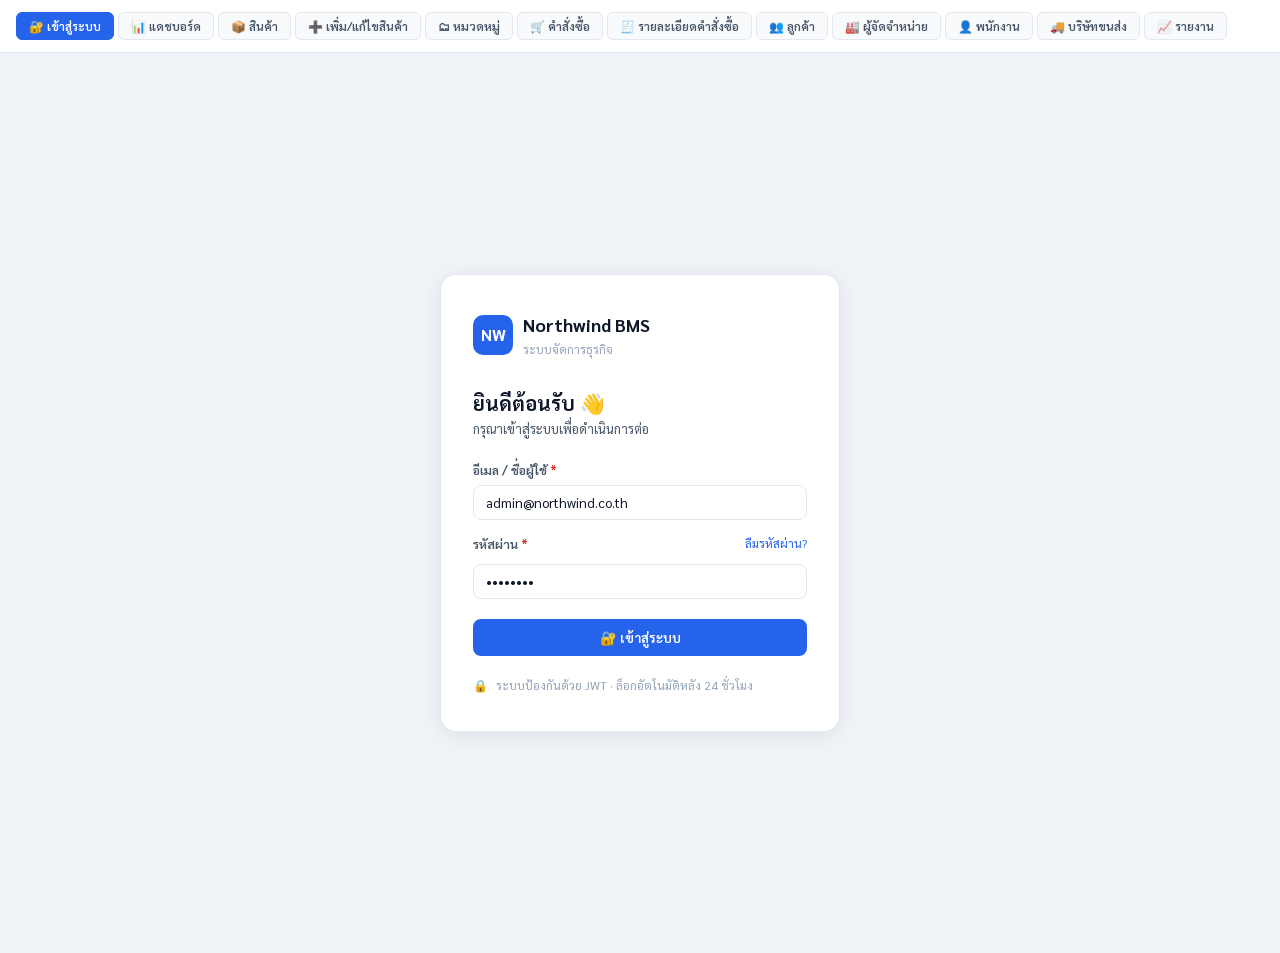
<file: Northwind BMS — หน้าจอระบบ.html>
<!doctype html><html><head><meta charset=utf8><meta name=viewport content="width=device-width,initial-scale=1,viewport-fit=cover"><style>:root{color-scheme:light;box-sizing:border-box;padding-top:env(safe-area-inset-top,0px);padding-bottom:env(safe-area-inset-bottom,0px)}html{scroll-padding-top:env(safe-area-inset-top,0px)}body{margin:0;padding:0;font:14px -apple-system,BlinkMacSystemFont,sans-serif;background:#faf9f5;color:#141413}img{max-width:100%}[hidden]:not([hidden=until-found i]){display:none!important}</style></head><body>
<title>Northwind BMS — หน้าจอระบบ</title>
<link rel="stylesheet" href="https://fonts.googleapis.com/css2?family=Sarabun:wght@300;400;500;600;700&family=IBM+Plex+Mono:wght@400;500&display=swap">
<style>
/* ─── Design Tokens ───────────────────────────────── */
:root {
  /* Colors */
  --bg:        #F0F4F8;
  --surface:   #FFFFFF;
  --surface-2: #F8FAFC;
  --border:    #E2E8F0;
  --primary:   #2563EB;
  --primary-dk:#1D4ED8;
  --primary-lt:#DBEAFE;
  --ink:       #0F172A;
  --ink-2:     #475569;
  --ink-3:     #94A3B8;
  --success:   #16A34A;
  --success-lt:#DCFCE7;
  --warn:      #D97706;
  --warn-lt:   #FEF3C7;
  --danger:    #DC2626;
  --danger-lt: #FEE2E2;
  --sidebar-w: 220px;
  --topbar-h:  52px;
  color-scheme: light;
}
@media (prefers-color-scheme: dark) {
  :root:not([data-theme="light"]) {
    --bg:        #0F172A;
    --surface:   #1E293B;
    --surface-2: #0F172A;
    --border:    #334155;
    --primary:   #3B82F6;
    --primary-dk:#2563EB;
    --primary-lt:#1E3A5F;
    --ink:       #F1F5F9;
    --ink-2:     #94A3B8;
    --ink-3:     #475569;
    --success:   #22C55E;
    --success-lt:#14532D;
    --warn:      #F59E0B;
    --warn-lt:   #451A03;
    --danger:    #EF4444;
    --danger-lt: #450A0A;
    color-scheme: dark;
  }
}
:root[data-theme="dark"] {
  --bg:        #0F172A;
  --surface:   #1E293B;
  --surface-2: #0F172A;
  --border:    #334155;
  --primary:   #3B82F6;
  --primary-dk:#2563EB;
  --primary-lt:#1E3A5F;
  --ink:       #F1F5F9;
  --ink-2:     #94A3B8;
  --ink-3:     #475569;
  --success:   #22C55E;
  --success-lt:#14532D;
  --warn:      #F59E0B;
  --warn-lt:   #451A03;
  --danger:    #EF4444;
  --danger-lt: #450A0A;
  color-scheme: dark;
}

/* ─── Reset & Base ───────────────────────────────── */
*, *::before, *::after { box-sizing: border-box; margin: 0; padding: 0; }
body {
  font-family: 'Sarabun', sans-serif;
  background: var(--bg);
  color: var(--ink);
  font-size: 14px;
  line-height: 1.6;
}
button { font-family: inherit; cursor: pointer; }

/* ─── App Shell ───────────────────────────────── */
.shell { display: flex; min-height: 100vh; }

/* ─── Sidebar ───────────────────────────────── */
.sidebar {
  width: var(--sidebar-w);
  background: var(--surface);
  border-right: 1px solid var(--border);
  display: flex; flex-direction: column;
  position: fixed; top: 0; left: 0; height: 100%;
  z-index: 30; transition: transform .25s;
}
.sidebar-logo {
  height: var(--topbar-h);
  display: flex; align-items: center;
  padding: 0 16px;
  border-bottom: 1px solid var(--border);
  gap: 10px;
}
.logo-mark {
  width: 28px; height: 28px;
  background: var(--primary);
  border-radius: 7px;
  display: flex; align-items: center; justify-content: center;
  color: #fff; font-weight: 700; font-size: 13px; flex-shrink: 0;
}
.logo-text { font-weight: 700; font-size: 14px; color: var(--ink); }
.logo-sub  { font-size: 10px; color: var(--ink-3); line-height: 1; margin-top: 1px; }

.nav { flex: 1; overflow-y: auto; padding: 12px 8px; }
.nav-group { margin-bottom: 20px; }
.nav-label {
  font-size: 10px; font-weight: 700; letter-spacing: .08em;
  text-transform: uppercase; color: var(--ink-3);
  padding: 0 8px 6px;
}
.nav-item {
  display: flex; align-items: center; gap: 10px;
  padding: 8px 10px; border-radius: 7px;
  cursor: pointer; color: var(--ink-2);
  font-size: 13.5px; font-weight: 500;
  transition: background .15s, color .15s;
  border: none; background: transparent; width: 100%; text-align: left;
}
.nav-item:hover { background: var(--surface-2); color: var(--ink); }
.nav-item.active { background: var(--primary-lt); color: var(--primary); }
.nav-icon { font-size: 16px; flex-shrink: 0; }

.sidebar-footer {
  padding: 12px 8px;
  border-top: 1px solid var(--border);
}
.user-card {
  display: flex; align-items: center; gap: 10px;
  padding: 8px 10px; border-radius: 7px;
}
.avatar {
  width: 30px; height: 30px; border-radius: 50%;
  background: var(--primary); color: #fff;
  display: flex; align-items: center; justify-content: center;
  font-size: 12px; font-weight: 700; flex-shrink: 0;
}
.user-name  { font-size: 13px; font-weight: 600; color: var(--ink); }
.user-role  { font-size: 11px; color: var(--ink-3); }

/* ─── Main ───────────────────────────────── */
.main {
  margin-left: var(--sidebar-w);
  flex: 1; display: flex; flex-direction: column;
  min-height: 100vh;
}
.topbar {
  height: var(--topbar-h); background: var(--surface);
  border-bottom: 1px solid var(--border);
  display: flex; align-items: center; justify-content: space-between;
  padding: 0 24px; position: sticky; top: 0; z-index: 20;
}
.breadcrumb { display: flex; align-items: center; gap: 6px; font-size: 13px; color: var(--ink-2); }
.breadcrumb span.sep { color: var(--ink-3); }
.breadcrumb span.cur { color: var(--ink); font-weight: 600; }
.topbar-right { display: flex; align-items: center; gap: 12px; }
.search-box {
  display: flex; align-items: center; gap: 6px;
  background: var(--surface-2); border: 1px solid var(--border);
  border-radius: 8px; padding: 5px 10px;
  font-size: 13px; color: var(--ink-3);
}
.icon-btn {
  width: 32px; height: 32px; border-radius: 8px;
  background: var(--surface-2); border: 1px solid var(--border);
  display: flex; align-items: center; justify-content: center;
  cursor: pointer; font-size: 16px; color: var(--ink-2);
}

.page-content { flex: 1; padding: 24px; }

/* ─── Screens (tab system) ───────────────────────────────── */
.screen { display: none; }
.screen.active { display: block; }

/* ─── Page Header ───────────────────────────────── */
.page-header {
  display: flex; align-items: flex-start;
  justify-content: space-between; margin-bottom: 20px;
  gap: 16px; flex-wrap: wrap;
}
.page-title { font-size: 20px; font-weight: 700; color: var(--ink); }
.page-desc  { font-size: 13px; color: var(--ink-2); margin-top: 2px; }
.btn-row    { display: flex; gap: 8px; flex-wrap: wrap; }

/* ─── Buttons ───────────────────────────────── */
.btn {
  display: inline-flex; align-items: center; gap: 6px;
  padding: 7px 14px; border-radius: 8px; border: none;
  font-size: 13.5px; font-weight: 600; font-family: inherit;
  cursor: pointer; white-space: nowrap; transition: opacity .15s;
}
.btn:hover { opacity: .88; }
.btn-primary { background: var(--primary); color: #fff; }
.btn-outline { background: transparent; color: var(--ink-2); border: 1px solid var(--border); }
.btn-danger  { background: var(--danger-lt); color: var(--danger); }
.btn-sm { padding: 4px 10px; font-size: 12px; border-radius: 6px; }

/* ─── KPI Cards ───────────────────────────────── */
.kpi-grid {
  display: grid; grid-template-columns: repeat(4, 1fr);
  gap: 16px; margin-bottom: 20px;
}
.kpi-card {
  background: var(--surface); border: 1px solid var(--border);
  border-radius: 12px; padding: 18px 20px;
  display: flex; align-items: flex-start; justify-content: space-between;
}
.kpi-label { font-size: 12px; color: var(--ink-2); font-weight: 500; margin-bottom: 6px; }
.kpi-value { font-size: 26px; font-weight: 700; color: var(--ink); line-height: 1; }
.kpi-trend { font-size: 11.5px; margin-top: 6px; }
.kpi-trend.up   { color: var(--success); }
.kpi-trend.down { color: var(--danger); }
.kpi-icon {
  width: 38px; height: 38px; border-radius: 9px;
  display: flex; align-items: center; justify-content: center;
  font-size: 18px; flex-shrink: 0;
}

/* ─── Cards ───────────────────────────────── */
.card {
  background: var(--surface); border: 1px solid var(--border);
  border-radius: 12px; padding: 20px;
}
.card-title { font-size: 14px; font-weight: 700; color: var(--ink); margin-bottom: 16px; }
.card-grid-2 { display: grid; grid-template-columns: 1fr 1fr; gap: 16px; }
.card-grid-3 { display: grid; grid-template-columns: repeat(3, 1fr); gap: 16px; }

/* ─── Filters bar ───────────────────────────────── */
.filter-bar {
  display: flex; gap: 10px; margin-bottom: 16px; flex-wrap: wrap;
}
.filter-input, .filter-select {
  padding: 7px 12px; border: 1px solid var(--border);
  border-radius: 8px; background: var(--surface);
  color: var(--ink); font-size: 13px; font-family: inherit;
}
.filter-input { min-width: 200px; }
.filter-select { }

/* ─── Table ───────────────────────────────── */
.table-wrap { overflow-x: auto; }
table { width: 100%; border-collapse: collapse; font-size: 13.5px; }
th {
  text-align: left; padding: 10px 14px;
  background: var(--surface-2); border-bottom: 2px solid var(--border);
  font-weight: 700; font-size: 12px; color: var(--ink-2);
  white-space: nowrap; text-transform: uppercase; letter-spacing: .04em;
}
td {
  padding: 11px 14px; border-bottom: 1px solid var(--border);
  color: var(--ink); vertical-align: middle;
}
tr:last-child td { border-bottom: none; }
tr:hover td { background: var(--surface-2); }

/* ─── Badge ───────────────────────────────── */
.badge {
  display: inline-flex; align-items: center;
  padding: 2px 9px; border-radius: 20px;
  font-size: 11.5px; font-weight: 600; white-space: nowrap;
}
.badge-green  { background: var(--success-lt); color: var(--success); }
.badge-amber  { background: var(--warn-lt);    color: var(--warn); }
.badge-red    { background: var(--danger-lt);  color: var(--danger); }
.badge-blue   { background: var(--primary-lt); color: var(--primary); }
.badge-gray   { background: var(--surface-2);  color: var(--ink-2); border:1px solid var(--border); }

/* ─── Pagination ───────────────────────────────── */
.pagination {
  display: flex; align-items: center; justify-content: space-between;
  padding: 14px 0 0; font-size: 13px; color: var(--ink-2);
}
.page-btns { display: flex; gap: 4px; }
.page-btn {
  width: 30px; height: 30px; border-radius: 6px;
  border: 1px solid var(--border); background: var(--surface);
  display: flex; align-items: center; justify-content: center;
  font-size: 13px; color: var(--ink-2); cursor: pointer;
}
.page-btn.active { background: var(--primary); color: #fff; border-color: var(--primary); }

/* ─── Mini bar chart ───────────────────────────────── */
.bar-chart { display: flex; align-items: flex-end; gap: 6px; height: 80px; padding: 4px 0; }
.bar-wrap   { display: flex; flex-direction: column; align-items: center; flex: 1; gap: 4px; }
.bar-col    { width: 100%; background: var(--primary); border-radius: 4px 4px 0 0; min-height: 4px; }
.bar-lbl    { font-size: 10px; color: var(--ink-3); }

/* ─── Form ───────────────────────────────── */
.form-grid { display: grid; grid-template-columns: 1fr 1fr; gap: 16px; }
.form-group { display: flex; flex-direction: column; gap: 5px; }
.form-group.full { grid-column: 1 / -1; }
.form-label { font-size: 12.5px; font-weight: 600; color: var(--ink-2); }
.form-input, .form-select, .form-textarea {
  padding: 8px 12px; border: 1px solid var(--border);
  border-radius: 8px; background: var(--surface);
  color: var(--ink); font-size: 13.5px; font-family: inherit;
  transition: border-color .15s;
}
.form-input:focus, .form-select:focus, .form-textarea:focus {
  outline: none; border-color: var(--primary);
  box-shadow: 0 0 0 3px rgba(37,99,235,.12);
}
.form-textarea { resize: vertical; min-height: 80px; }
.form-hint { font-size: 11.5px; color: var(--ink-3); }
.required::after { content: ' *'; color: var(--danger); }

/* ─── Login ───────────────────────────────── */
.login-wrap {
  min-height: 100vh; display: flex;
  align-items: center; justify-content: center;
  background: var(--bg); padding: 24px;
}
.login-card {
  width: 100%; max-width: 400px;
  background: var(--surface); border: 1px solid var(--border);
  border-radius: 16px; padding: 36px 32px;
  box-shadow: 0 4px 24px rgba(0,0,0,.08);
}
.login-logo { display: flex; align-items: center; gap: 10px; margin-bottom: 28px; }
.login-title { font-size: 20px; font-weight: 700; color: var(--ink); }
.login-sub { font-size: 13px; color: var(--ink-2); }
.login-footer {
  display: flex; align-items: center; gap: 8px;
  margin-top: 20px; font-size: 12px; color: var(--ink-3);
}

/* ─── Employee card ───────────────────────────────── */
.emp-grid { display: grid; grid-template-columns: repeat(3, 1fr); gap: 16px; }
.emp-card {
  background: var(--surface); border: 1px solid var(--border);
  border-radius: 12px; padding: 20px; text-align: center;
}
.emp-avatar {
  width: 56px; height: 56px; border-radius: 50%;
  background: var(--primary); color: #fff;
  display: flex; align-items: center; justify-content: center;
  font-size: 20px; font-weight: 700; margin: 0 auto 12px;
}
.emp-name  { font-size: 14px; font-weight: 700; color: var(--ink); }
.emp-title { font-size: 12px; color: var(--ink-2); margin-top: 3px; }
.emp-meta  { font-size: 11.5px; color: var(--ink-3); margin-top: 8px; }

/* ─── Category cards ───────────────────────────────── */
.cat-card {
  background: var(--surface); border: 1px solid var(--border);
  border-radius: 12px; padding: 18px;
  display: flex; align-items: flex-start; justify-content: space-between;
}
.cat-icon { font-size: 28px; margin-bottom: 10px; }
.cat-name { font-size: 14px; font-weight: 700; color: var(--ink); }
.cat-desc { font-size: 12px; color: var(--ink-2); margin-top: 3px; }
.cat-count { font-size: 11.5px; color: var(--ink-3); margin-top: 8px; }

/* ─── Order detail ───────────────────────────────── */
.detail-grid { display: grid; grid-template-columns: 2fr 1fr; gap: 16px; }
.info-row { display: flex; justify-content: space-between; padding: 7px 0; border-bottom: 1px solid var(--border); font-size: 13.5px; }
.info-row:last-child { border-bottom: none; }
.info-label { color: var(--ink-2); }
.info-val   { font-weight: 600; color: var(--ink); }

/* ─── Chart placeholder ───────────────────────────────── */
.chart-placeholder {
  background: var(--surface-2); border-radius: 8px;
  display: flex; align-items: center; justify-content: center;
  color: var(--ink-3); font-size: 13px;
}

/* ─── Analytics tabs ───────────────────────────────── */
.tab-list {
  display: flex; gap: 4px;
  background: var(--surface-2); border-radius: 10px; padding: 4px;
  width: fit-content; margin-bottom: 20px;
}
.tab-item {
  padding: 6px 16px; border-radius: 7px;
  font-size: 13px; font-weight: 600; cursor: pointer;
  color: var(--ink-2); border: none; background: transparent;
  font-family: inherit; white-space: nowrap;
}
.tab-item.active { background: var(--surface); color: var(--primary); box-shadow: 0 1px 4px rgba(0,0,0,.08); }

/* ─── Progress bar ───────────────────────────────── */
.prog-row { margin-bottom: 12px; }
.prog-label { display: flex; justify-content: space-between; font-size: 12.5px; margin-bottom: 5px; }
.prog-bar { height: 8px; background: var(--border); border-radius: 4px; overflow: hidden; }
.prog-fill { height: 100%; border-radius: 4px; background: var(--primary); }

/* ─── Shipper card ───────────────────────────────── */
.shipper-card {
  background: var(--surface); border: 1px solid var(--border);
  border-radius: 12px; padding: 20px;
}

/* ─── Nav tabs (screen switcher) ───────────────────────────────── */
#nav-tabs {
  display: flex; gap: 4px; flex-wrap: wrap;
  padding: 12px 16px; background: var(--surface);
  border-bottom: 1px solid var(--border);
  position: sticky; top: 0; z-index: 100;
}
.nav-tab {
  padding: 5px 12px; border-radius: 6px; border: 1px solid var(--border);
  font-size: 12px; font-weight: 600; cursor: pointer;
  background: var(--surface-2); color: var(--ink-2);
  font-family: inherit; transition: all .15s; white-space: nowrap;
}
.nav-tab:hover { background: var(--primary-lt); border-color: var(--primary); color: var(--primary); }
.nav-tab.active { background: var(--primary); border-color: var(--primary); color: #fff; }

@media (max-width: 768px) {
  .sidebar { transform: translateX(-100%); }
  .main { margin-left: 0; }
  .kpi-grid { grid-template-columns: repeat(2, 1fr); }
  .card-grid-2, .form-grid { grid-template-columns: 1fr; }
  .emp-grid  { grid-template-columns: repeat(2, 1fr); }
  .card-grid-3 { grid-template-columns: 1fr 1fr; }
  .detail-grid { grid-template-columns: 1fr; }
}
</style>

<!-- Screen Switcher (prototype navigation) -->
<div id="nav-tabs">
  <button class="nav-tab active" onclick="show('login')">🔐 เข้าสู่ระบบ</button>
  <button class="nav-tab" onclick="show('dashboard')">📊 แดชบอร์ด</button>
  <button class="nav-tab" onclick="show('products')">📦 สินค้า</button>
  <button class="nav-tab" onclick="show('product-form')">➕ เพิ่ม/แก้ไขสินค้า</button>
  <button class="nav-tab" onclick="show('categories')">🗂 หมวดหมู่</button>
  <button class="nav-tab" onclick="show('orders')">🛒 คำสั่งซื้อ</button>
  <button class="nav-tab" onclick="show('order-detail')">🧾 รายละเอียดคำสั่งซื้อ</button>
  <button class="nav-tab" onclick="show('customers')">👥 ลูกค้า</button>
  <button class="nav-tab" onclick="show('suppliers')">🏭 ผู้จัดจำหน่าย</button>
  <button class="nav-tab" onclick="show('employees')">👤 พนักงาน</button>
  <button class="nav-tab" onclick="show('shippers')">🚚 บริษัทขนส่ง</button>
  <button class="nav-tab" onclick="show('reports')">📈 รายงาน</button>
</div>

<!-- ══════════════════════════════════════════════════ -->
<!-- SCREEN 1: LOGIN                                   -->
<!-- ══════════════════════════════════════════════════ -->
<div id="login" class="screen active">
  <div class="login-wrap">
    <div class="login-card">
      <div class="login-logo">
        <div class="logo-mark" style="width:40px;height:40px;font-size:16px;border-radius:10px">NW</div>
        <div>
          <div style="font-size:18px;font-weight:700;color:var(--ink)">Northwind BMS</div>
          <div style="font-size:12px;color:var(--ink-3)">ระบบจัดการธุรกิจ</div>
        </div>
      </div>
      <div style="margin-bottom:20px">
        <div class="login-title">ยินดีต้อนรับ 👋</div>
        <div class="login-sub">กรุณาเข้าสู่ระบบเพื่อดำเนินการต่อ</div>
      </div>
      <div class="form-group" style="margin-bottom:14px">
        <label class="form-label required">อีเมล / ชื่อผู้ใช้</label>
        <input class="form-input" value="admin@northwind.co.th" placeholder="กรอกอีเมล">
      </div>
      <div class="form-group" style="margin-bottom:20px">
        <div style="display:flex;justify-content:space-between;align-items:center;margin-bottom:5px">
          <label class="form-label required">รหัสผ่าน</label>
          <a style="font-size:12px;color:var(--primary);text-decoration:none">ลืมรหัสผ่าน?</a>
        </div>
        <input class="form-input" type="password" value="••••••••">
      </div>
      <button class="btn btn-primary" style="width:100%;justify-content:center;padding:10px">
        🔐 เข้าสู่ระบบ
      </button>
      <div class="login-footer">
        <span>🔒</span>
        <span>ระบบป้องกันด้วย JWT · ล็อกอัตโนมัติหลัง 24 ชั่วโมง</span>
      </div>
    </div>
  </div>
</div>

<!-- ══════════════════════════════════════════════════ -->
<!-- SCREEN 2: DASHBOARD                               -->
<!-- ══════════════════════════════════════════════════ -->
<div id="dashboard" class="screen">
  <div class="shell">
    <nav class="sidebar">
      <div class="sidebar-logo">
        <div class="logo-mark">NW</div>
        <div><div class="logo-text">Northwind BMS</div><div class="logo-sub">ระบบจัดการธุรกิจ</div></div>
      </div>
      <div class="nav">
        <div class="nav-group">
          <div class="nav-label">หน้าหลัก</div>
          <button class="nav-item active"><span class="nav-icon">📊</span> แดชบอร์ด</button>
        </div>
        <div class="nav-group">
          <div class="nav-label">คลังสินค้า</div>
          <button class="nav-item"><span class="nav-icon">📦</span> สินค้า</button>
          <button class="nav-item"><span class="nav-icon">🗂</span> หมวดหมู่สินค้า</button>
        </div>
        <div class="nav-group">
          <div class="nav-label">การขาย</div>
          <button class="nav-item"><span class="nav-icon">🛒</span> คำสั่งซื้อ</button>
          <button class="nav-item"><span class="nav-icon">👥</span> ลูกค้า</button>
        </div>
        <div class="nav-group">
          <div class="nav-label">ห่วงโซ่อุปทาน</div>
          <button class="nav-item"><span class="nav-icon">🏭</span> ผู้จัดจำหน่าย</button>
          <button class="nav-item"><span class="nav-icon">🚚</span> บริษัทขนส่ง</button>
        </div>
        <div class="nav-group">
          <div class="nav-label">บุคลากร</div>
          <button class="nav-item"><span class="nav-icon">👤</span> พนักงาน</button>
        </div>
        <div class="nav-group">
          <div class="nav-label">วิเคราะห์</div>
          <button class="nav-item"><span class="nav-icon">📈</span> รายงาน</button>
        </div>
      </div>
      <div class="sidebar-footer">
        <div class="user-card">
          <div class="avatar">วช</div>
          <div><div class="user-name">วชิรา ล.</div><div class="user-role">ผู้ดูแลระบบ</div></div>
        </div>
      </div>
    </nav>
    <div class="main">
      <div class="topbar">
        <div class="breadcrumb"><span>หน้าหลัก</span><span class="sep">›</span><span class="cur">แดชบอร์ด</span></div>
        <div class="topbar-right">
          <div class="search-box">🔍 ค้นหา...</div>
          <div class="icon-btn">🔔</div>
          <div class="icon-btn">⚙️</div>
        </div>
      </div>
      <div class="page-content">
        <div class="page-header">
          <div><div class="page-title">แดชบอร์ดภาพรวม</div><div class="page-desc">ข้อมูล ณ วันที่ 4 ตุลาคม 2569</div></div>
          <button class="btn btn-outline">🔄 รีเฟรชข้อมูล</button>
        </div>

        <!-- KPI row -->
        <div class="kpi-grid">
          <div class="kpi-card">
            <div>
              <div class="kpi-label">คำสั่งซื้อทั้งหมด</div>
              <div class="kpi-value">196</div>
              <div class="kpi-trend up">▲ 12% จากเดือนก่อน</div>
            </div>
            <div class="kpi-icon" style="background:#DBEAFE">🛒</div>
          </div>
          <div class="kpi-card">
            <div>
              <div class="kpi-label">รายการสินค้า</div>
              <div class="kpi-value">79</div>
              <div class="kpi-trend" style="color:var(--ink-3)">— คงที่</div>
            </div>
            <div class="kpi-icon" style="background:#DCFCE7">📦</div>
          </div>
          <div class="kpi-card">
            <div>
              <div class="kpi-label">จำนวนลูกค้า</div>
              <div class="kpi-value">91</div>
              <div class="kpi-trend up">▲ 5 รายใหม่</div>
            </div>
            <div class="kpi-icon" style="background:#FEF3C7">👥</div>
          </div>
          <div class="kpi-card">
            <div>
              <div class="kpi-label">ผู้จัดจำหน่าย</div>
              <div class="kpi-value">29</div>
              <div class="kpi-trend" style="color:var(--ink-3)">— คงที่</div>
            </div>
            <div class="kpi-icon" style="background:#F3E8FF">🏭</div>
          </div>
        </div>

        <!-- Charts row -->
        <div class="card-grid-2" style="margin-bottom:16px">
          <div class="card">
            <div class="card-title">📊 คำสั่งซื้อรายเดือน (ปี 2540)</div>
            <div class="bar-chart">
              <div class="bar-wrap"><div class="bar-col" style="height:38px"></div><div class="bar-lbl">เม.ย</div></div>
              <div class="bar-wrap"><div class="bar-col" style="height:52px"></div><div class="bar-lbl">พ.ค</div></div>
              <div class="bar-wrap"><div class="bar-col" style="height:44px"></div><div class="bar-lbl">มิ.ย</div></div>
              <div class="bar-wrap"><div class="bar-col" style="height:60px"></div><div class="bar-lbl">ก.ค</div></div>
              <div class="bar-wrap"><div class="bar-col" style="height:56px"></div><div class="bar-lbl">ส.ค</div></div>
              <div class="bar-wrap"><div class="bar-col" style="height:70px"></div><div class="bar-lbl">ก.ย</div></div>
              <div class="bar-wrap"><div class="bar-col" style="height:64px"></div><div class="bar-lbl">ต.ค</div></div>
              <div class="bar-wrap"><div class="bar-col" style="height:76px"></div><div class="bar-lbl">พ.ย</div></div>
              <div class="bar-wrap"><div class="bar-col" style="height:68px"></div><div class="bar-lbl">ธ.ค</div></div>
            </div>
          </div>
          <div class="card">
            <div class="card-title">🏆 หมวดหมู่ยอดนิยม</div>
            <div class="prog-row"><div class="prog-label"><span>เครื่องดื่ม</span><span style="font-weight:700">12 รายการ</span></div><div class="prog-bar"><div class="prog-fill" style="width:75%"></div></div></div>
            <div class="prog-row"><div class="prog-label"><span>เครื่องปรุงรส</span><span style="font-weight:700">13 รายการ</span></div><div class="prog-bar"><div class="prog-fill" style="width:82%"></div></div></div>
            <div class="prog-row"><div class="prog-label"><span>ขนมหวาน</span><span style="font-weight:700">7 รายการ</span></div><div class="prog-bar"><div class="prog-fill" style="width:44%"></div></div></div>
            <div class="prog-row"><div class="prog-label"><span>เนื้อสัตว์</span><span style="font-weight:700">6 รายการ</span></div><div class="prog-bar"><div class="prog-fill" style="width:38%"></div></div></div>
            <div class="prog-row"><div class="prog-label"><span>อาหารทะเล</span><span style="font-weight:700">8 รายการ</span></div><div class="prog-bar"><div class="prog-fill" style="width:50%"></div></div></div>
          </div>
        </div>

        <!-- Recent orders -->
        <div class="card">
          <div class="card-title">🕐 คำสั่งซื้อล่าสุด</div>
          <div class="table-wrap">
            <table>
              <thead><tr>
                <th>เลขที่คำสั่งซื้อ</th><th>ลูกค้า</th><th>พนักงาน</th><th>วันที่</th><th>บริษัทขนส่ง</th><th>สถานะ</th>
              </tr></thead>
              <tbody>
                <tr><td style="font-family:'IBM Plex Mono';font-weight:600">#10443</td><td>Ernst Handel</td><td>แอนน์ ด็อดส์เวิร์ท</td><td>2 ธ.ค. 2540</td><td>Federal Shipping</td><td><span class="badge badge-green">จัดส่งแล้ว</span></td></tr>
                <tr><td style="font-family:'IBM Plex Mono';font-weight:600">#10442</td><td>Ernst Handel</td><td>แอนดรูว์ ฟูลเลอร์</td><td>1 ธ.ค. 2540</td><td>United Package</td><td><span class="badge badge-amber">กำลังดำเนินการ</span></td></tr>
                <tr><td style="font-family:'IBM Plex Mono';font-weight:600">#10441</td><td>Old World Delicatessen</td><td>โรเบิร์ต คิง</td><td>29 พ.ย. 2540</td><td>Speedy Express</td><td><span class="badge badge-green">จัดส่งแล้ว</span></td></tr>
                <tr><td style="font-family:'IBM Plex Mono';font-weight:600">#10440</td><td>Save-a-lot Markets</td><td>แจเน็ต เลฟเวอร์ลิง</td><td>28 พ.ย. 2540</td><td>United Package</td><td><span class="badge badge-green">จัดส่งแล้ว</span></td></tr>
                <tr><td style="font-family:'IBM Plex Mono';font-weight:600">#10439</td><td>Mère Paillarde</td><td>สตีเวน บิวแชน</td><td>28 พ.ย. 2540</td><td>Federal Shipping</td><td><span class="badge badge-red">ยกเลิก</span></td></tr>
              </tbody>
            </table>
          </div>
        </div>
      </div>
    </div>
  </div>
</div>

<!-- ══════════════════════════════════════════════════ -->
<!-- SCREEN 3: PRODUCTS LIST                           -->
<!-- ══════════════════════════════════════════════════ -->
<div id="products" class="screen">
  <div class="shell">
    <nav class="sidebar">
      <div class="sidebar-logo"><div class="logo-mark">NW</div><div><div class="logo-text">Northwind BMS</div><div class="logo-sub">ระบบจัดการธุรกิจ</div></div></div>
      <div class="nav"><div class="nav-group"><div class="nav-label">คลังสินค้า</div><button class="nav-item active"><span class="nav-icon">📦</span> สินค้า</button><button class="nav-item"><span class="nav-icon">🗂</span> หมวดหมู่สินค้า</button></div></div>
      <div class="sidebar-footer"><div class="user-card"><div class="avatar">วช</div><div><div class="user-name">วชิรา ล.</div><div class="user-role">ผู้ดูแลระบบ</div></div></div></div>
    </nav>
    <div class="main">
      <div class="topbar">
        <div class="breadcrumb"><span>หน้าหลัก</span><span class="sep">›</span><span class="cur">สินค้า</span></div>
        <div class="topbar-right"><div class="search-box">🔍 ค้นหา...</div></div>
      </div>
      <div class="page-content">
        <div class="page-header">
          <div><div class="page-title">รายการสินค้าทั้งหมด</div><div class="page-desc">79 รายการ · อัปเดตล่าสุด 4 ต.ค. 2569</div></div>
          <div class="btn-row">
            <button class="btn btn-outline">📥 นำออก CSV</button>
            <button class="btn btn-primary">➕ เพิ่มสินค้าใหม่</button>
          </div>
        </div>
        <div class="filter-bar">
          <input class="filter-input" placeholder="🔍 ค้นหาชื่อสินค้า...">
          <select class="filter-select"><option>ทุกหมวดหมู่</option><option>เครื่องดื่ม</option><option>เครื่องปรุงรส</option><option>ขนมหวาน</option><option>เนื้อสัตว์</option><option>อาหารทะเล</option></select>
          <select class="filter-select"><option>ทุกผู้จัดจำหน่าย</option><option>Exotic Liquids</option><option>New Orleans Cajun</option></select>
          <select class="filter-select"><option>แสดง 25 รายการ</option><option>10</option><option>50</option><option>100</option></select>
        </div>
        <div class="card" style="padding:0">
          <div class="table-wrap">
            <table>
              <thead><tr><th>รหัส</th><th>ชื่อสินค้า</th><th>หมวดหมู่</th><th>ผู้จัดจำหน่าย</th><th>หน่วย</th><th>ราคา (บาท)</th><th>สถานะ</th><th>จัดการ</th></tr></thead>
              <tbody>
                <tr><td style="font-family:'IBM Plex Mono'">001</td><td style="font-weight:600">ชาไทย</td><td><span class="badge badge-blue">เครื่องดื่ม</span></td><td>Exotic Liquids</td><td>10 กล่อง × 20 ถุง</td><td style="font-weight:700;font-family:'IBM Plex Mono'">฿18.00</td><td><span class="badge badge-green">ใช้งานอยู่</span></td><td><button class="btn btn-outline btn-sm">✏️</button></td></tr>
                <tr><td style="font-family:'IBM Plex Mono'">002</td><td style="font-weight:600">น้ำซุปชาม</td><td><span class="badge badge-blue">เครื่องปรุง</span></td><td>Tokyo Traders</td><td>24 — 250 กรัม</td><td style="font-weight:700;font-family:'IBM Plex Mono'">฿19.00</td><td><span class="badge badge-green">ใช้งานอยู่</span></td><td><button class="btn btn-outline btn-sm">✏️</button></td></tr>
                <tr><td style="font-family:'IBM Plex Mono'">017</td><td style="font-weight:600">ลูกอมผลไม้รวม</td><td><span class="badge badge-blue">ขนมหวาน</span></td><td>Pavlova Ltd</td><td>16 — 500 กรัม</td><td style="font-weight:700;font-family:'IBM Plex Mono'">฿39.00</td><td><span class="badge badge-green">ใช้งานอยู่</span></td><td><button class="btn btn-outline btn-sm">✏️</button></td></tr>
                <tr><td style="font-family:'IBM Plex Mono'">043</td><td style="font-weight:600">กาแฟอิโปห์</td><td><span class="badge badge-blue">เครื่องดื่ม</span></td><td>Leka Trading</td><td>16 — 500 กรัม</td><td style="font-weight:700;font-family:'IBM Plex Mono';color:var(--warn)">฿600.00</td><td><span class="badge badge-amber">ตรวจสอบ</span></td><td><button class="btn btn-outline btn-sm">✏️</button></td></tr>
                <tr><td style="font-family:'IBM Plex Mono'">051</td><td style="font-weight:600">แมนจิมัป</td><td><span class="badge badge-blue">เครื่องปรุง</span></td><td>G'day Mate</td><td>2 กล่อง × 12 ขวด</td><td style="font-weight:700;font-family:'IBM Plex Mono'">฿53.00</td><td><span class="badge badge-green">ใช้งานอยู่</span></td><td><button class="btn btn-outline btn-sm">✏️</button></td></tr>
                <tr><td style="font-family:'IBM Plex Mono'">063</td><td style="font-weight:600">แซนด์วิชฟิงเกอร์</td><td><span class="badge badge-blue">อาหารทะเล</span></td><td>Nord-Ost-Fisch</td><td>15 กล่อง × 10 ชิ้น</td><td style="font-weight:700;font-family:'IBM Plex Mono'">฿33.25</td><td><span class="badge badge-red">ไม่ใช้งาน</span></td><td><button class="btn btn-outline btn-sm">✏️</button></td></tr>
                <tr><td style="font-family:'IBM Plex Mono'">102</td><td style="font-weight:600">NIKE รองเท้า</td><td><span class="badge badge-gray">กีฬา</span></td><td>—</td><td>1 คู่</td><td style="font-weight:700;font-family:'IBM Plex Mono';color:var(--danger)">฿25,000.00</td><td><span class="badge badge-amber">ตรวจสอบ</span></td><td><button class="btn btn-outline btn-sm">✏️</button></td></tr>
              </tbody>
            </table>
          </div>
          <div class="pagination" style="padding:14px 16px">
            <span>แสดง 1–25 จาก 79 รายการ</span>
            <div class="page-btns">
              <div class="page-btn">‹</div>
              <div class="page-btn active">1</div>
              <div class="page-btn">2</div>
              <div class="page-btn">3</div>
              <div class="page-btn">4</div>
              <div class="page-btn">›</div>
            </div>
          </div>
        </div>
      </div>
    </div>
  </div>
</div>

<!-- ══════════════════════════════════════════════════ -->
<!-- SCREEN 4: PRODUCT FORM                            -->
<!-- ══════════════════════════════════════════════════ -->
<div id="product-form" class="screen">
  <div class="shell">
    <nav class="sidebar">
      <div class="sidebar-logo"><div class="logo-mark">NW</div><div><div class="logo-text">Northwind BMS</div><div class="logo-sub">ระบบจัดการธุรกิจ</div></div></div>
      <div class="nav"><div class="nav-group"><div class="nav-label">คลังสินค้า</div><button class="nav-item active"><span class="nav-icon">📦</span> สินค้า</button><button class="nav-item"><span class="nav-icon">🗂</span> หมวดหมู่สินค้า</button></div></div>
      <div class="sidebar-footer"><div class="user-card"><div class="avatar">วช</div><div><div class="user-name">วชิรา ล.</div><div class="user-role">ผู้ดูแลระบบ</div></div></div></div>
    </nav>
    <div class="main">
      <div class="topbar">
        <div class="breadcrumb"><span>สินค้า</span><span class="sep">›</span><span class="cur">เพิ่มสินค้าใหม่</span></div>
        <div class="topbar-right"><button class="btn btn-outline btn-sm">← กลับ</button></div>
      </div>
      <div class="page-content">
        <div class="page-header">
          <div><div class="page-title">เพิ่มสินค้าใหม่</div><div class="page-desc">กรอกข้อมูลสินค้าให้ครบถ้วน (ช่องที่มี * กำหนดต้องกรอก)</div></div>
        </div>
        <div class="card">
          <div class="form-grid">
            <div class="form-group full">
              <label class="form-label required">ชื่อสินค้า</label>
              <input class="form-input" placeholder="เช่น กาแฟอาราบิก้าคั่วเข้ม">
              <span class="form-hint">ความยาวไม่เกิน 30 ตัวอักษร</span>
            </div>
            <div class="form-group">
              <label class="form-label required">หมวดหมู่สินค้า</label>
              <select class="form-select"><option>— เลือกหมวดหมู่ —</option><option>เครื่องดื่ม</option><option>เครื่องปรุงรส</option><option>ขนมหวาน</option><option>ผลิตภัณฑ์นม</option><option>เนื้อสัตว์</option><option>อาหารทะเล</option><option>ธัญพืช/ซีเรียล</option><option>อาหารพิเศษ</option><option>กีฬา</option></select>
            </div>
            <div class="form-group">
              <label class="form-label required">ผู้จัดจำหน่าย</label>
              <select class="form-select"><option>— เลือกผู้จัดจำหน่าย —</option><option>Exotic Liquids</option><option>Tokyo Traders</option><option>Pavlova Ltd</option><option>G'day Mate</option></select>
            </div>
            <div class="form-group">
              <label class="form-label required">หน่วยบรรจุภัณฑ์</label>
              <input class="form-input" placeholder="เช่น 12 กล่อง × 500 มล.">
            </div>
            <div class="form-group">
              <label class="form-label required">ราคาต่อหน่วย (บาท)</label>
              <input class="form-input" type="number" placeholder="0.00" min="0.01">
              <span class="form-hint">⚠️ ราคาสูงกว่า ฿10,000 จะถูกตั้งสถานะ "ตรวจสอบ" อัตโนมัติ</span>
            </div>
            <div class="form-group">
              <label class="form-label required">สถานะสินค้า</label>
              <select class="form-select"><option>ใช้งานอยู่</option><option>ไม่ใช้งาน</option><option>ตรวจสอบ</option></select>
            </div>
          </div>
          <div style="display:flex;gap:10px;justify-content:flex-end;margin-top:24px;padding-top:20px;border-top:1px solid var(--border)">
            <button class="btn btn-outline">ยกเลิก</button>
            <button class="btn btn-primary">💾 บันทึกสินค้า</button>
          </div>
        </div>
      </div>
    </div>
  </div>
</div>

<!-- ══════════════════════════════════════════════════ -->
<!-- SCREEN 5: CATEGORIES                              -->
<!-- ══════════════════════════════════════════════════ -->
<div id="categories" class="screen">
  <div class="shell">
    <nav class="sidebar">
      <div class="sidebar-logo"><div class="logo-mark">NW</div><div><div class="logo-text">Northwind BMS</div><div class="logo-sub">ระบบจัดการธุรกิจ</div></div></div>
      <div class="nav"><div class="nav-group"><div class="nav-label">คลังสินค้า</div><button class="nav-item"><span class="nav-icon">📦</span> สินค้า</button><button class="nav-item active"><span class="nav-icon">🗂</span> หมวดหมู่สินค้า</button></div></div>
      <div class="sidebar-footer"><div class="user-card"><div class="avatar">วช</div><div><div class="user-name">วชิรา ล.</div><div class="user-role">ผู้ดูแลระบบ</div></div></div></div>
    </nav>
    <div class="main">
      <div class="topbar">
        <div class="breadcrumb"><span>หน้าหลัก</span><span class="sep">›</span><span class="cur">หมวดหมู่สินค้า</span></div>
      </div>
      <div class="page-content">
        <div class="page-header">
          <div><div class="page-title">หมวดหมู่สินค้า</div><div class="page-desc">9 หมวดหมู่</div></div>
          <button class="btn btn-primary">➕ เพิ่มหมวดหมู่</button>
        </div>
        <div class="card-grid-3">
          <div class="cat-card"><div><div class="cat-icon">🍹</div><div class="cat-name">เครื่องดื่ม</div><div class="cat-desc">Soft drinks, coffees, teas, beers</div><div class="cat-count">12 รายการสินค้า</div></div><div style="display:flex;gap:4px"><button class="btn btn-outline btn-sm">✏️</button></div></div>
          <div class="cat-card"><div><div class="cat-icon">🧂</div><div class="cat-name">เครื่องปรุงรส</div><div class="cat-desc">Sweet and savory sauces</div><div class="cat-count">13 รายการสินค้า</div></div><div style="display:flex;gap:4px"><button class="btn btn-outline btn-sm">✏️</button></div></div>
          <div class="cat-card"><div><div class="cat-icon">🍬</div><div class="cat-name">ขนมหวาน</div><div class="cat-desc">Desserts, candies, sweet breads</div><div class="cat-count">7 รายการสินค้า</div></div><div style="display:flex;gap:4px"><button class="btn btn-outline btn-sm">✏️</button></div></div>
          <div class="cat-card"><div><div class="cat-icon">🧀</div><div class="cat-name">ผลิตภัณฑ์นม</div><div class="cat-desc">Cheeses, butter, cream</div><div class="cat-count">10 รายการสินค้า</div></div><div style="display:flex;gap:4px"><button class="btn btn-outline btn-sm">✏️</button></div></div>
          <div class="cat-card"><div><div class="cat-icon">🥩</div><div class="cat-name">เนื้อสัตว์</div><div class="cat-desc">Prepared meats</div><div class="cat-count">6 รายการสินค้า</div></div><div style="display:flex;gap:4px"><button class="btn btn-outline btn-sm">✏️</button></div></div>
          <div class="cat-card"><div><div class="cat-icon">🐟</div><div class="cat-name">อาหารทะเล</div><div class="cat-desc">Seaweed and fish</div><div class="cat-count">8 รายการสินค้า</div></div><div style="display:flex;gap:4px"><button class="btn btn-outline btn-sm">✏️</button></div></div>
          <div class="cat-card"><div><div class="cat-icon">🌾</div><div class="cat-name">ธัญพืช/ซีเรียล</div><div class="cat-desc">Breads, crackers, pasta</div><div class="cat-count">7 รายการสินค้า</div></div><div style="display:flex;gap:4px"><button class="btn btn-outline btn-sm">✏️</button></div></div>
          <div class="cat-card"><div><div class="cat-icon">🍄</div><div class="cat-name">อาหารพิเศษ</div><div class="cat-desc">Dried fruit, bean curd</div><div class="cat-count">12 รายการสินค้า</div></div><div style="display:flex;gap:4px"><button class="btn btn-outline btn-sm">✏️</button></div></div>
          <div class="cat-card"><div><div class="cat-icon">👟</div><div class="cat-name">กีฬา</div><div class="cat-desc">Sporting goods</div><div class="cat-count" style="color:var(--warn)">1 รายการ (ผิดปกติ)</div></div><div style="display:flex;gap:4px"><button class="btn btn-outline btn-sm">✏️</button></div></div>
        </div>
      </div>
    </div>
  </div>
</div>

<!-- ══════════════════════════════════════════════════ -->
<!-- SCREEN 6: ORDERS LIST                             -->
<!-- ══════════════════════════════════════════════════ -->
<div id="orders" class="screen">
  <div class="shell">
    <nav class="sidebar">
      <div class="sidebar-logo"><div class="logo-mark">NW</div><div><div class="logo-text">Northwind BMS</div><div class="logo-sub">ระบบจัดการธุรกิจ</div></div></div>
      <div class="nav"><div class="nav-group"><div class="nav-label">การขาย</div><button class="nav-item active"><span class="nav-icon">🛒</span> คำสั่งซื้อ</button><button class="nav-item"><span class="nav-icon">👥</span> ลูกค้า</button></div></div>
      <div class="sidebar-footer"><div class="user-card"><div class="avatar">วช</div><div><div class="user-name">วชิรา ล.</div><div class="user-role">ผู้ดูแลระบบ</div></div></div></div>
    </nav>
    <div class="main">
      <div class="topbar">
        <div class="breadcrumb"><span>หน้าหลัก</span><span class="sep">›</span><span class="cur">คำสั่งซื้อ</span></div>
      </div>
      <div class="page-content">
        <div class="page-header">
          <div><div class="page-title">รายการคำสั่งซื้อ</div><div class="page-desc">196 รายการ · เลขที่ #10248 – #10443</div></div>
          <button class="btn btn-primary">➕ สร้างคำสั่งซื้อใหม่</button>
        </div>
        <div class="filter-bar">
          <input class="filter-input" placeholder="🔍 ค้นหาเลขคำสั่งซื้อ / ลูกค้า...">
          <select class="filter-select"><option>ทุกสถานะ</option><option>กำลังดำเนินการ</option><option>จัดส่งแล้ว</option><option>ยกเลิก</option></select>
          <input class="filter-input" type="date" style="min-width:140px;font-family:inherit" value="1997-04-01">
          <input class="filter-input" type="date" style="min-width:140px;font-family:inherit" value="1997-12-02">
        </div>
        <div class="card" style="padding:0">
          <div class="table-wrap">
            <table>
              <thead><tr><th>เลขที่</th><th>ลูกค้า</th><th>พนักงาน</th><th>วันที่สั่ง</th><th>บริษัทขนส่ง</th><th>รายการ</th><th>สถานะ</th><th>จัดการ</th></tr></thead>
              <tbody>
                <tr><td style="font-family:'IBM Plex Mono';font-weight:600">#10443</td><td>Ernst Handel</td><td>แอนน์ ด็อดส์เวิร์ท</td><td>2 ธ.ค. 2540</td><td>Federal Shipping</td><td style="text-align:center">2</td><td><span class="badge badge-green">จัดส่งแล้ว</span></td><td><button class="btn btn-outline btn-sm">👁</button></td></tr>
                <tr><td style="font-family:'IBM Plex Mono';font-weight:600">#10442</td><td>Ernst Handel</td><td>แอนดรูว์ ฟูลเลอร์</td><td>1 ธ.ค. 2540</td><td>United Package</td><td style="text-align:center">3</td><td><span class="badge badge-amber">กำลังดำเนินการ</span></td><td><button class="btn btn-outline btn-sm">👁</button></td></tr>
                <tr><td style="font-family:'IBM Plex Mono';font-weight:600">#10441</td><td>Old World Delicatessen</td><td>โรเบิร์ต คิง</td><td>29 พ.ย. 2540</td><td>Speedy Express</td><td style="text-align:center">1</td><td><span class="badge badge-green">จัดส่งแล้ว</span></td><td><button class="btn btn-outline btn-sm">👁</button></td></tr>
                <tr><td style="font-family:'IBM Plex Mono';font-weight:600">#10440</td><td>Save-a-lot Markets</td><td>แจเน็ต เลฟเวอร์ลิง</td><td>28 พ.ย. 2540</td><td>United Package</td><td style="text-align:center">4</td><td><span class="badge badge-green">จัดส่งแล้ว</span></td><td><button class="btn btn-outline btn-sm">👁</button></td></tr>
                <tr><td style="font-family:'IBM Plex Mono';font-weight:600">#10439</td><td>Mère Paillarde</td><td>สตีเวน บิวแชน</td><td>28 พ.ย. 2540</td><td>Federal Shipping</td><td style="text-align:center">2</td><td><span class="badge badge-red">ยกเลิก</span></td><td><button class="btn btn-outline btn-sm">👁</button></td></tr>
                <tr><td style="font-family:'IBM Plex Mono';font-weight:600">#10248</td><td>Vins et alcools</td><td>สตีเวน บิวแชน</td><td>7 เม.ย. 2539</td><td>Federal Shipping</td><td style="text-align:center">3</td><td><span class="badge badge-green">จัดส่งแล้ว</span></td><td><button class="btn btn-outline btn-sm">👁</button></td></tr>
              </tbody>
            </table>
          </div>
          <div class="pagination" style="padding:14px 16px">
            <span>แสดง 1–25 จาก 196 รายการ</span>
            <div class="page-btns"><div class="page-btn">‹</div><div class="page-btn active">1</div><div class="page-btn">2</div><div class="page-btn">3</div><div class="page-btn">›</div></div>
          </div>
        </div>
      </div>
    </div>
  </div>
</div>

<!-- ══════════════════════════════════════════════════ -->
<!-- SCREEN 7: ORDER DETAIL                            -->
<!-- ══════════════════════════════════════════════════ -->
<div id="order-detail" class="screen">
  <div class="shell">
    <nav class="sidebar">
      <div class="sidebar-logo"><div class="logo-mark">NW</div><div><div class="logo-text">Northwind BMS</div><div class="logo-sub">ระบบจัดการธุรกิจ</div></div></div>
      <div class="nav"><div class="nav-group"><div class="nav-label">การขาย</div><button class="nav-item active"><span class="nav-icon">🛒</span> คำสั่งซื้อ</button><button class="nav-item"><span class="nav-icon">👥</span> ลูกค้า</button></div></div>
      <div class="sidebar-footer"><div class="user-card"><div class="avatar">วช</div><div><div class="user-name">วชิรา ล.</div><div class="user-role">ผู้ดูแลระบบ</div></div></div></div>
    </nav>
    <div class="main">
      <div class="topbar">
        <div class="breadcrumb"><span>คำสั่งซื้อ</span><span class="sep">›</span><span class="cur">คำสั่งซื้อ #10443</span></div>
        <div class="topbar-right">
          <span class="badge badge-green" style="font-size:13px;padding:5px 12px">✅ จัดส่งแล้ว</span>
          <button class="btn btn-outline btn-sm">🖨 พิมพ์</button>
        </div>
      </div>
      <div class="page-content">
        <div class="detail-grid">
          <div>
            <div class="card" style="margin-bottom:16px">
              <div class="card-title">📋 รายการสินค้าในคำสั่งซื้อ</div>
              <div class="table-wrap">
                <table>
                  <thead><tr><th>สินค้า</th><th>จำนวน</th><th>ราคา/หน่วย</th><th>รวม</th></tr></thead>
                  <tbody>
                    <tr><td style="font-weight:600">ชาไทย</td><td>12</td><td>฿18.00</td><td style="font-weight:700">฿216.00</td></tr>
                    <tr><td style="font-weight:600">น้ำซุปชาม</td><td>8</td><td>฿19.00</td><td style="font-weight:700">฿152.00</td></tr>
                  </tbody>
                </table>
              </div>
              <div style="margin-top:16px;padding-top:16px;border-top:1px solid var(--border)">
                <div class="info-row"><span class="info-label">จำนวนรายการ</span><span class="info-val">2 รายการ</span></div>
                <div class="info-row"><span class="info-label">จำนวนหน่วยรวม</span><span class="info-val">20 หน่วย</span></div>
                <div class="info-row" style="border:none"><span class="info-label" style="font-weight:700;font-size:15px">ยอดรวม</span><span class="info-val" style="font-size:18px;color:var(--primary)">฿368.00</span></div>
              </div>
            </div>
          </div>
          <div style="display:flex;flex-direction:column;gap:16px">
            <div class="card">
              <div class="card-title">👥 ข้อมูลลูกค้า</div>
              <div class="info-row"><span class="info-label">บริษัท</span><span class="info-val">Ernst Handel</span></div>
              <div class="info-row"><span class="info-label">ผู้ติดต่อ</span><span class="info-val">Roland Mendel</span></div>
              <div class="info-row"><span class="info-label">เมือง</span><span class="info-val">Graz, ออสเตรีย</span></div>
              <div class="info-row" style="border:none"><span class="info-label">รหัสไปรษณีย์</span><span class="info-val">8010</span></div>
            </div>
            <div class="card">
              <div class="card-title">🚚 ข้อมูลการจัดส่ง</div>
              <div class="info-row"><span class="info-label">วันที่สั่ง</span><span class="info-val">2 ธ.ค. 2540</span></div>
              <div class="info-row"><span class="info-label">บริษัทขนส่ง</span><span class="info-val">Federal Shipping</span></div>
              <div class="info-row"><span class="info-label">พนักงาน</span><span class="info-val">แอนน์ ด็อดส์เวิร์ท</span></div>
              <div class="info-row" style="border:none"><span class="info-label">สถานะ</span><span class="info-val"><span class="badge badge-green">จัดส่งแล้ว</span></span></div>
            </div>
          </div>
        </div>
      </div>
    </div>
  </div>
</div>

<!-- ══════════════════════════════════════════════════ -->
<!-- SCREEN 8: CUSTOMERS                               -->
<!-- ══════════════════════════════════════════════════ -->
<div id="customers" class="screen">
  <div class="shell">
    <nav class="sidebar">
      <div class="sidebar-logo"><div class="logo-mark">NW</div><div><div class="logo-text">Northwind BMS</div><div class="logo-sub">ระบบจัดการธุรกิจ</div></div></div>
      <div class="nav"><div class="nav-group"><div class="nav-label">การขาย</div><button class="nav-item"><span class="nav-icon">🛒</span> คำสั่งซื้อ</button><button class="nav-item active"><span class="nav-icon">👥</span> ลูกค้า</button></div></div>
      <div class="sidebar-footer"><div class="user-card"><div class="avatar">วช</div><div><div class="user-name">วชิรา ล.</div><div class="user-role">ผู้ดูแลระบบ</div></div></div></div>
    </nav>
    <div class="main">
      <div class="topbar">
        <div class="breadcrumb"><span>หน้าหลัก</span><span class="sep">›</span><span class="cur">ลูกค้า</span></div>
      </div>
      <div class="page-content">
        <div class="page-header">
          <div><div class="page-title">ทะเบียนลูกค้า</div><div class="page-desc">91 ราย · 21 ประเทศ</div></div>
          <button class="btn btn-primary">➕ เพิ่มลูกค้าใหม่</button>
        </div>
        <div class="filter-bar">
          <input class="filter-input" placeholder="🔍 ค้นหาบริษัท / ชื่อผู้ติดต่อ...">
          <select class="filter-select"><option>ทุกประเทศ</option><option>เยอรมนี</option><option>เม็กซิโก</option><option>สหราชอาณาจักร</option><option>ฝรั่งเศส</option><option>บราซิล</option></select>
        </div>
        <div class="card" style="padding:0">
          <div class="table-wrap">
            <table>
              <thead><tr><th>รหัส</th><th>บริษัท</th><th>ผู้ติดต่อ</th><th>เมือง</th><th>ประเทศ</th><th>รหัสไปรษณีย์</th><th>จัดการ</th></tr></thead>
              <tbody>
                <tr><td style="font-family:'IBM Plex Mono'">1</td><td style="font-weight:600">Alfreds Futterkiste</td><td>Maria Anders</td><td>Berlin</td><td>🇩🇪 เยอรมนี</td><td style="font-family:'IBM Plex Mono'">12209</td><td><button class="btn btn-outline btn-sm">👁</button></td></tr>
                <tr><td style="font-family:'IBM Plex Mono'">2</td><td style="font-weight:600">Ana Trujillo</td><td>Ana Trujillo</td><td>México D.F.</td><td>🇲🇽 เม็กซิโก</td><td style="font-family:'IBM Plex Mono'">05021</td><td><button class="btn btn-outline btn-sm">👁</button></td></tr>
                <tr><td style="font-family:'IBM Plex Mono'">3</td><td style="font-weight:600">Antonio Moreno</td><td>Antonio Moreno</td><td>México D.F.</td><td>🇲🇽 เม็กซิโก</td><td style="font-family:'IBM Plex Mono'">05023</td><td><button class="btn btn-outline btn-sm">👁</button></td></tr>
                <tr><td style="font-family:'IBM Plex Mono'">4</td><td style="font-weight:600">Around the Horn</td><td>Thomas Hardy</td><td>London</td><td>🇬🇧 สหราชอาณาจักร</td><td style="font-family:'IBM Plex Mono'">WA1 1DP</td><td><button class="btn btn-outline btn-sm">👁</button></td></tr>
                <tr><td style="font-family:'IBM Plex Mono'">5</td><td style="font-weight:600">Berglunds snabbköp</td><td>Christina Berglund</td><td>Luleå</td><td>🇸🇪 สวีเดน</td><td style="font-family:'IBM Plex Mono'">S-958 22</td><td><button class="btn btn-outline btn-sm">👁</button></td></tr>
                <tr><td style="font-family:'IBM Plex Mono'">10</td><td style="font-weight:600">Ernst Handel</td><td>Roland Mendel</td><td>Graz</td><td>🇦🇹 ออสเตรีย</td><td style="font-family:'IBM Plex Mono'">8010</td><td><button class="btn btn-outline btn-sm">👁</button></td></tr>
              </tbody>
            </table>
          </div>
          <div class="pagination" style="padding:14px 16px"><span>แสดง 1–25 จาก 91 รายการ</span><div class="page-btns"><div class="page-btn">‹</div><div class="page-btn active">1</div><div class="page-btn">2</div><div class="page-btn">3</div><div class="page-btn">4</div><div class="page-btn">›</div></div></div>
        </div>
      </div>
    </div>
  </div>
</div>

<!-- ══════════════════════════════════════════════════ -->
<!-- SCREEN 9: SUPPLIERS                               -->
<!-- ══════════════════════════════════════════════════ -->
<div id="suppliers" class="screen">
  <div class="shell">
    <nav class="sidebar">
      <div class="sidebar-logo"><div class="logo-mark">NW</div><div><div class="logo-text">Northwind BMS</div><div class="logo-sub">ระบบจัดการธุรกิจ</div></div></div>
      <div class="nav"><div class="nav-group"><div class="nav-label">ห่วงโซ่อุปทาน</div><button class="nav-item active"><span class="nav-icon">🏭</span> ผู้จัดจำหน่าย</button><button class="nav-item"><span class="nav-icon">🚚</span> บริษัทขนส่ง</button></div></div>
      <div class="sidebar-footer"><div class="user-card"><div class="avatar">วช</div><div><div class="user-name">วชิรา ล.</div><div class="user-role">ผู้ดูแลระบบ</div></div></div></div>
    </nav>
    <div class="main">
      <div class="topbar">
        <div class="breadcrumb"><span>หน้าหลัก</span><span class="sep">›</span><span class="cur">ผู้จัดจำหน่าย</span></div>
      </div>
      <div class="page-content">
        <div class="page-header">
          <div><div class="page-title">ทะเบียนผู้จัดจำหน่าย</div><div class="page-desc">29 ราย</div></div>
          <button class="btn btn-primary">➕ เพิ่มผู้จัดจำหน่าย</button>
        </div>
        <div class="filter-bar">
          <input class="filter-input" placeholder="🔍 ค้นหาชื่อบริษัท / ผู้ติดต่อ...">
        </div>
        <div class="card" style="padding:0">
          <div class="table-wrap">
            <table>
              <thead><tr><th>รหัส</th><th>บริษัท</th><th>ผู้ติดต่อ</th><th>เมือง</th><th>ประเทศ</th><th>เบอร์โทร</th><th>สินค้า</th><th>จัดการ</th></tr></thead>
              <tbody>
                <tr><td style="font-family:'IBM Plex Mono'">1</td><td style="font-weight:600">Exotic Liquids</td><td>Charlotte Cooper</td><td>London</td><td>🇬🇧 UK</td><td style="font-family:'IBM Plex Mono'">(171) 555-2222</td><td>3</td><td><button class="btn btn-outline btn-sm">👁</button></td></tr>
                <tr><td style="font-family:'IBM Plex Mono'">2</td><td style="font-weight:600">New Orleans</td><td>Shelley Burke</td><td>New Orleans</td><td>🇺🇸 USA</td><td style="font-family:'IBM Plex Mono'">(100) 555-4822</td><td>4</td><td><button class="btn btn-outline btn-sm">👁</button></td></tr>
                <tr><td style="font-family:'IBM Plex Mono'">3</td><td style="font-weight:600">Grandma Kelly's</td><td>Regina Murphy</td><td>Ann Arbor</td><td>🇺🇸 USA</td><td style="font-family:'IBM Plex Mono'">(313) 555-5735</td><td>3</td><td><button class="btn btn-outline btn-sm">👁</button></td></tr>
                <tr><td style="font-family:'IBM Plex Mono'">4</td><td style="font-weight:600">Tokyo Traders</td><td>Yoshi Nagase</td><td>Tokyo</td><td>🇯🇵 Japan</td><td style="font-family:'IBM Plex Mono'">(03) 3555-5011</td><td>3</td><td><button class="btn btn-outline btn-sm">👁</button></td></tr>
                <tr><td style="font-family:'IBM Plex Mono'">5</td><td style="font-weight:600">Cooperativa</td><td>Antonio Taquería</td><td>Oviedo</td><td>🇪🇸 Spain</td><td style="font-family:'IBM Plex Mono'">(98) 598 76 54</td><td>4</td><td><button class="btn btn-outline btn-sm">👁</button></td></tr>
              </tbody>
            </table>
          </div>
        </div>
      </div>
    </div>
  </div>
</div>

<!-- ══════════════════════════════════════════════════ -->
<!-- SCREEN 10: EMPLOYEES                              -->
<!-- ══════════════════════════════════════════════════ -->
<div id="employees" class="screen">
  <div class="shell">
    <nav class="sidebar">
      <div class="sidebar-logo"><div class="logo-mark">NW</div><div><div class="logo-text">Northwind BMS</div><div class="logo-sub">ระบบจัดการธุรกิจ</div></div></div>
      <div class="nav"><div class="nav-group"><div class="nav-label">บุคลากร</div><button class="nav-item active"><span class="nav-icon">👤</span> พนักงาน</button></div></div>
      <div class="sidebar-footer"><div class="user-card"><div class="avatar">วช</div><div><div class="user-name">วชิรา ล.</div><div class="user-role">ผู้ดูแลระบบ</div></div></div></div>
    </nav>
    <div class="main">
      <div class="topbar">
        <div class="breadcrumb"><span>หน้าหลัก</span><span class="sep">›</span><span class="cur">พนักงาน</span></div>
      </div>
      <div class="page-content">
        <div class="page-header">
          <div><div class="page-title">รายชื่อพนักงาน</div><div class="page-desc">10 คน</div></div>
          <button class="btn btn-primary">➕ เพิ่มพนักงาน</button>
        </div>
        <div class="emp-grid">
          <div class="emp-card"><div class="emp-avatar">ND</div><div class="emp-name">Nancy Davolio</div><div class="emp-title">พนักงานขาย</div><div class="emp-meta">เกิด: 8 ธ.ค. 2491</div></div>
          <div class="emp-card"><div class="emp-avatar" style="background:#7C3AED">AF</div><div class="emp-name">Andrew Fuller</div><div class="emp-title">ผู้จัดการฝ่ายขาย</div><div class="emp-meta">เกิด: 19 ก.พ. 2495</div></div>
          <div class="emp-card"><div class="emp-avatar" style="background:#059669">JL</div><div class="emp-name">Janet Leverling</div><div class="emp-title">พนักงานขาย</div><div class="emp-meta">เกิด: 30 ส.ค. 2506</div></div>
          <div class="emp-card"><div class="emp-avatar" style="background:#D97706">MP</div><div class="emp-name">Margaret Peacock</div><div class="emp-title">พนักงานขาย</div><div class="emp-meta">เกิด: 19 ก.ย. 2480</div></div>
          <div class="emp-card"><div class="emp-avatar" style="background:#DC2626">SB</div><div class="emp-name">Steven Buchanan</div><div class="emp-title">ผู้จัดการฝ่ายขาย</div><div class="emp-meta">เกิด: 4 มี.ค. 2498</div></div>
          <div class="emp-card"><div class="emp-avatar" style="background:#0891B2">MS</div><div class="emp-name">Michael Suyama</div><div class="emp-title">พนักงานขาย</div><div class="emp-meta">เกิด: 2 ก.ค. 2503</div></div>
          <div class="emp-card"><div class="emp-avatar" style="background:#65A30D">RK</div><div class="emp-name">Robert King</div><div class="emp-title">พนักงานขาย</div><div class="emp-meta">เกิด: 29 พ.ค. 2503</div></div>
          <div class="emp-card"><div class="emp-avatar" style="background:#C026D3">LC</div><div class="emp-name">Laura Callahan</div><div class="emp-title">ผู้ช่วยฝ่ายขาย</div><div class="emp-meta">เกิด: 9 ม.ค. 2501</div></div>
          <div class="emp-card"><div class="emp-avatar" style="background:#9333EA">AD</div><div class="emp-name">Anne Dodsworth</div><div class="emp-title">พนักงานขาย</div><div class="emp-meta">เกิด: 27 ม.ค. 2509</div></div>
        </div>
      </div>
    </div>
  </div>
</div>

<!-- ══════════════════════════════════════════════════ -->
<!-- SCREEN 11: SHIPPERS                               -->
<!-- ══════════════════════════════════════════════════ -->
<div id="shippers" class="screen">
  <div class="shell">
    <nav class="sidebar">
      <div class="sidebar-logo"><div class="logo-mark">NW</div><div><div class="logo-text">Northwind BMS</div><div class="logo-sub">ระบบจัดการธุรกิจ</div></div></div>
      <div class="nav"><div class="nav-group"><div class="nav-label">ห่วงโซ่อุปทาน</div><button class="nav-item"><span class="nav-icon">🏭</span> ผู้จัดจำหน่าย</button><button class="nav-item active"><span class="nav-icon">🚚</span> บริษัทขนส่ง</button></div></div>
      <div class="sidebar-footer"><div class="user-card"><div class="avatar">วช</div><div><div class="user-name">วชิรา ล.</div><div class="user-role">ผู้ดูแลระบบ</div></div></div></div>
    </nav>
    <div class="main">
      <div class="topbar">
        <div class="breadcrumb"><span>หน้าหลัก</span><span class="sep">›</span><span class="cur">บริษัทขนส่ง</span></div>
      </div>
      <div class="page-content">
        <div class="page-header">
          <div><div class="page-title">บริษัทขนส่ง</div><div class="page-desc">3 บริษัท</div></div>
          <button class="btn btn-primary">➕ เพิ่มบริษัทขนส่ง</button>
        </div>
        <div class="card-grid-3">
          <div class="shipper-card">
            <div style="font-size:32px;margin-bottom:12px">🚀</div>
            <div style="font-size:15px;font-weight:700;color:var(--ink)">Speedy Express</div>
            <div style="font-size:13px;color:var(--ink-2);margin-top:4px">(503) 555-9831</div>
            <div style="margin-top:12px;display:flex;justify-content:space-between;align-items:center">
              <span style="font-size:12px;color:var(--ink-3)">จัดส่งแล้ว 54 ครั้ง</span>
              <span class="badge badge-green">พร้อมให้บริการ</span>
            </div>
            <div style="margin-top:12px;display:flex;gap:6px">
              <button class="btn btn-outline btn-sm" style="flex:1">✏️ แก้ไข</button>
            </div>
          </div>
          <div class="shipper-card">
            <div style="font-size:32px;margin-bottom:12px">📦</div>
            <div style="font-size:15px;font-weight:700;color:var(--ink)">United Package</div>
            <div style="font-size:13px;color:var(--ink-2);margin-top:4px">(503) 555-3199</div>
            <div style="margin-top:12px;display:flex;justify-content:space-between;align-items:center">
              <span style="font-size:12px;color:var(--ink-3)">จัดส่งแล้ว 74 ครั้ง</span>
              <span class="badge badge-green">พร้อมให้บริการ</span>
            </div>
            <div style="margin-top:12px;display:flex;gap:6px">
              <button class="btn btn-outline btn-sm" style="flex:1">✏️ แก้ไข</button>
            </div>
          </div>
          <div class="shipper-card">
            <div style="font-size:32px;margin-bottom:12px">🛳</div>
            <div style="font-size:15px;font-weight:700;color:var(--ink)">Federal Shipping</div>
            <div style="font-size:13px;color:var(--ink-2);margin-top:4px">(503) 555-9931</div>
            <div style="margin-top:12px;display:flex;justify-content:space-between;align-items:center">
              <span style="font-size:12px;color:var(--ink-3)">จัดส่งแล้ว 68 ครั้ง</span>
              <span class="badge badge-green">พร้อมให้บริการ</span>
            </div>
            <div style="margin-top:12px;display:flex;gap:6px">
              <button class="btn btn-outline btn-sm" style="flex:1">✏️ แก้ไข</button>
            </div>
          </div>
        </div>
      </div>
    </div>
  </div>
</div>

<!-- ══════════════════════════════════════════════════ -->
<!-- SCREEN 12: REPORTS / ANALYTICS                    -->
<!-- ══════════════════════════════════════════════════ -->
<div id="reports" class="screen">
  <div class="shell">
    <nav class="sidebar">
      <div class="sidebar-logo"><div class="logo-mark">NW</div><div><div class="logo-text">Northwind BMS</div><div class="logo-sub">ระบบจัดการธุรกิจ</div></div></div>
      <div class="nav"><div class="nav-group"><div class="nav-label">วิเคราะห์</div><button class="nav-item active"><span class="nav-icon">📈</span> รายงาน</button></div></div>
      <div class="sidebar-footer"><div class="user-card"><div class="avatar">วช</div><div><div class="user-name">วชิรา ล.</div><div class="user-role">ผู้ดูแลระบบ</div></div></div></div>
    </nav>
    <div class="main">
      <div class="topbar">
        <div class="breadcrumb"><span>หน้าหลัก</span><span class="sep">›</span><span class="cur">รายงานและวิเคราะห์</span></div>
        <div class="topbar-right">
          <select class="filter-select" style="font-size:12px">
            <option>ปี 2540</option><option>ปี 2539</option><option>ทุกปี</option>
          </select>
          <button class="btn btn-outline btn-sm">📥 ส่งออก Excel</button>
          <button class="btn btn-outline btn-sm">📄 ส่งออก PDF</button>
        </div>
      </div>
      <div class="page-content">
        <div class="page-title" style="margin-bottom:16px">รายงานและวิเคราะห์ข้อมูล</div>
        <div class="tab-list">
          <button class="tab-item active">📊 ภาพรวมการขาย</button>
          <button class="tab-item">📦 ตามสินค้า</button>
          <button class="tab-item">👥 ตามลูกค้า</button>
          <button class="tab-item">👤 ตามพนักงาน</button>
        </div>
        <!-- KPIs -->
        <div class="kpi-grid" style="margin-bottom:16px">
          <div class="kpi-card"><div><div class="kpi-label">รายได้รวม (ประมาณ)</div><div class="kpi-value" style="font-size:22px">฿2.45M</div><div class="kpi-trend up">▲ 8.4%</div></div><div class="kpi-icon" style="background:#DCFCE7">💰</div></div>
          <div class="kpi-card"><div><div class="kpi-label">คำสั่งซื้อทั้งหมด</div><div class="kpi-value">196</div><div class="kpi-trend up">▲ 12%</div></div><div class="kpi-icon" style="background:#DBEAFE">📋</div></div>
          <div class="kpi-card"><div><div class="kpi-label">ค่าเฉลี่ยต่อออร์เดอร์</div><div class="kpi-value" style="font-size:22px">฿1,250</div></div><div class="kpi-icon" style="background:#FEF3C7">📉</div></div>
          <div class="kpi-card"><div><div class="kpi-label">บริษัทขนส่งยอดนิยม</div><div class="kpi-value" style="font-size:15px;margin-top:6px">United Package</div><div class="kpi-trend" style="color:var(--ink-3)">74 ครั้ง</div></div><div class="kpi-icon" style="background:#F3E8FF">🚚</div></div>
        </div>
        <div class="card-grid-2" style="margin-bottom:16px">
          <div class="card">
            <div class="card-title">📈 แนวโน้มยอดขายรายเดือน</div>
            <div class="bar-chart" style="height:100px">
              <div class="bar-wrap"><div class="bar-col" style="height:30px;background:#93C5FD"></div><div class="bar-lbl">เม.ย</div></div>
              <div class="bar-wrap"><div class="bar-col" style="height:45px;background:#93C5FD"></div><div class="bar-lbl">พ.ค</div></div>
              <div class="bar-wrap"><div class="bar-col" style="height:55px;background:#93C5FD"></div><div class="bar-lbl">มิ.ย</div></div>
              <div class="bar-wrap"><div class="bar-col" style="height:70px"></div><div class="bar-lbl">ก.ค</div></div>
              <div class="bar-wrap"><div class="bar-col" style="height:65px"></div><div class="bar-lbl">ส.ค</div></div>
              <div class="bar-wrap"><div class="bar-col" style="height:80px"></div><div class="bar-lbl">ก.ย</div></div>
              <div class="bar-wrap"><div class="bar-col" style="height:90px"></div><div class="bar-lbl">ต.ค</div></div>
              <div class="bar-wrap"><div class="bar-col" style="height:100px;background:#1D4ED8"></div><div class="bar-lbl">พ.ย</div></div>
              <div class="bar-wrap"><div class="bar-col" style="height:85px"></div><div class="bar-lbl">ธ.ค</div></div>
            </div>
          </div>
          <div class="card">
            <div class="card-title">🏆 สินค้าขายดีสูงสุด</div>
            <div class="prog-row"><div class="prog-label"><span>ชาไทย</span><span style="font-weight:700;font-family:'IBM Plex Mono'">324 หน่วย</span></div><div class="prog-bar"><div class="prog-fill" style="width:90%"></div></div></div>
            <div class="prog-row"><div class="prog-label"><span>น้ำซุปชาม</span><span style="font-weight:700;font-family:'IBM Plex Mono'">290 หน่วย</span></div><div class="prog-bar"><div class="prog-fill" style="width:80%"></div></div></div>
            <div class="prog-row"><div class="prog-label"><span>แมนจิมัป</span><span style="font-weight:700;font-family:'IBM Plex Mono'">218 หน่วย</span></div><div class="prog-bar"><div class="prog-fill" style="width:60%"></div></div></div>
            <div class="prog-row"><div class="prog-label"><span>ลูกอมผลไม้</span><span style="font-weight:700;font-family:'IBM Plex Mono'">198 หน่วย</span></div><div class="prog-bar"><div class="prog-fill" style="width:54%"></div></div></div>
            <div class="prog-row"><div class="prog-label"><span>แซนด์วิชฟิงเกอร์</span><span style="font-weight:700;font-family:'IBM Plex Mono'">156 หน่วย</span></div><div class="prog-bar"><div class="prog-fill" style="width:43%"></div></div></div>
          </div>
        </div>
        <div class="card">
          <div class="card-title">🥇 ลูกค้าที่ซื้อสูงสุด (Top 5)</div>
          <div class="table-wrap">
            <table>
              <thead><tr><th>อันดับ</th><th>บริษัท</th><th>ประเทศ</th><th>จำนวนออร์เดอร์</th><th>สัดส่วน</th></tr></thead>
              <tbody>
                <tr><td style="font-weight:700;color:var(--warn)">🥇</td><td style="font-weight:600">Ernst Handel</td><td>🇦🇹 ออสเตรีย</td><td>10</td><td><div class="prog-bar" style="width:100px"><div class="prog-fill" style="width:90%"></div></div></td></tr>
                <tr><td style="font-weight:700;color:var(--ink-2)">🥈</td><td style="font-weight:600">Save-a-lot Markets</td><td>🇺🇸 สหรัฐอเมริกา</td><td>9</td><td><div class="prog-bar" style="width:100px"><div class="prog-fill" style="width:81%"></div></div></td></tr>
                <tr><td style="font-weight:700;color:var(--warn)">🥉</td><td style="font-weight:600">QUICK-Stop</td><td>🇩🇪 เยอรมนี</td><td>8</td><td><div class="prog-bar" style="width:100px"><div class="prog-fill" style="width:72%"></div></div></td></tr>
                <tr><td>4</td><td style="font-weight:600">Rattlesnake Canyon</td><td>🇺🇸 สหรัฐอเมริกา</td><td>7</td><td><div class="prog-bar" style="width:100px"><div class="prog-fill" style="width:63%"></div></div></td></tr>
                <tr><td>5</td><td style="font-weight:600">Hungry Owl</td><td>🇮🇪 ไอร์แลนด์</td><td>6</td><td><div class="prog-bar" style="width:100px"><div class="prog-fill" style="width:54%"></div></div></td></tr>
              </tbody>
            </table>
          </div>
        </div>
      </div>
    </div>
  </div>
</div>

<script>
function show(id) {
  document.querySelectorAll('.screen').forEach(s => s.classList.remove('active'));
  document.querySelectorAll('.nav-tab').forEach(t => t.classList.remove('active'));
  const target = document.getElementById(id);
  if (target) target.classList.add('active');
  const clickedBtn = [...document.querySelectorAll('.nav-tab')]
    .find(b => b.getAttribute('onclick') === `show('${id}')`);
  if (clickedBtn) clickedBtn.classList.add('active');
  window.scrollTo(0, 0);
}
</script>

</body></html>
</file>
